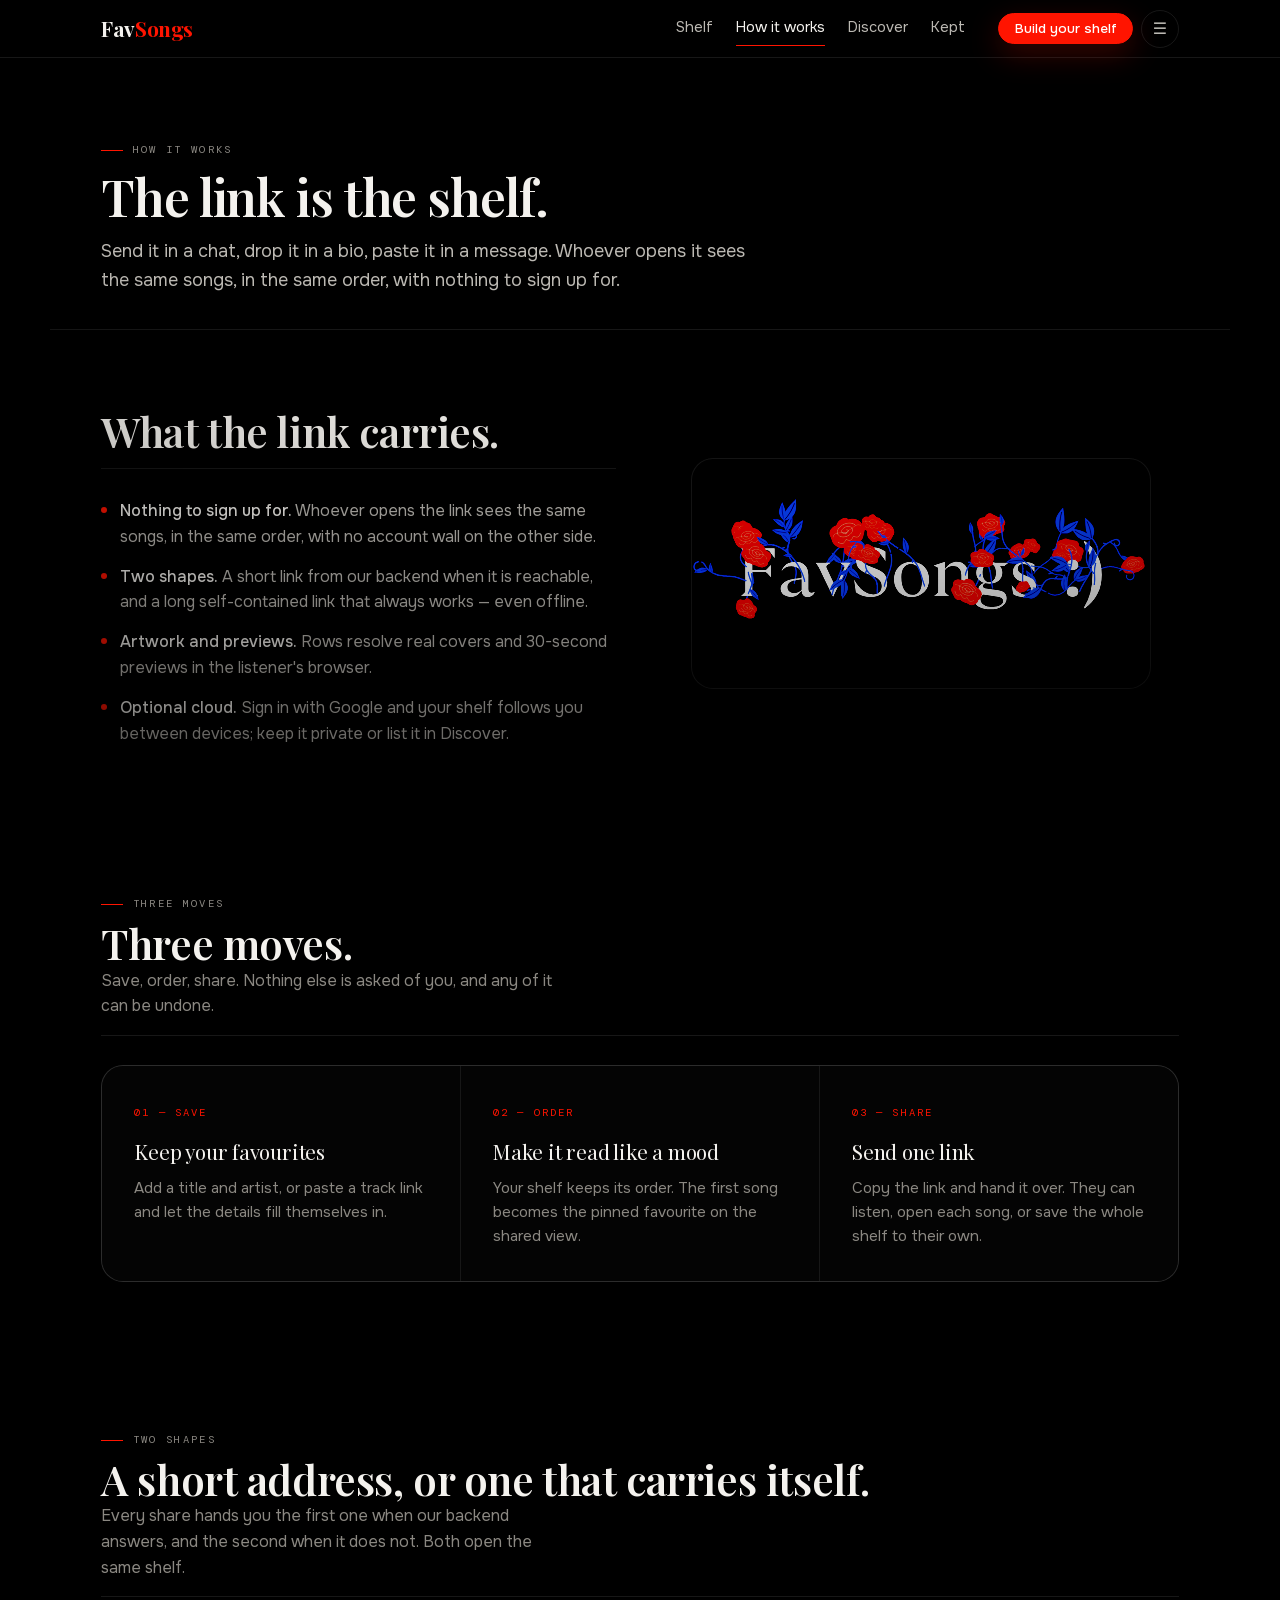
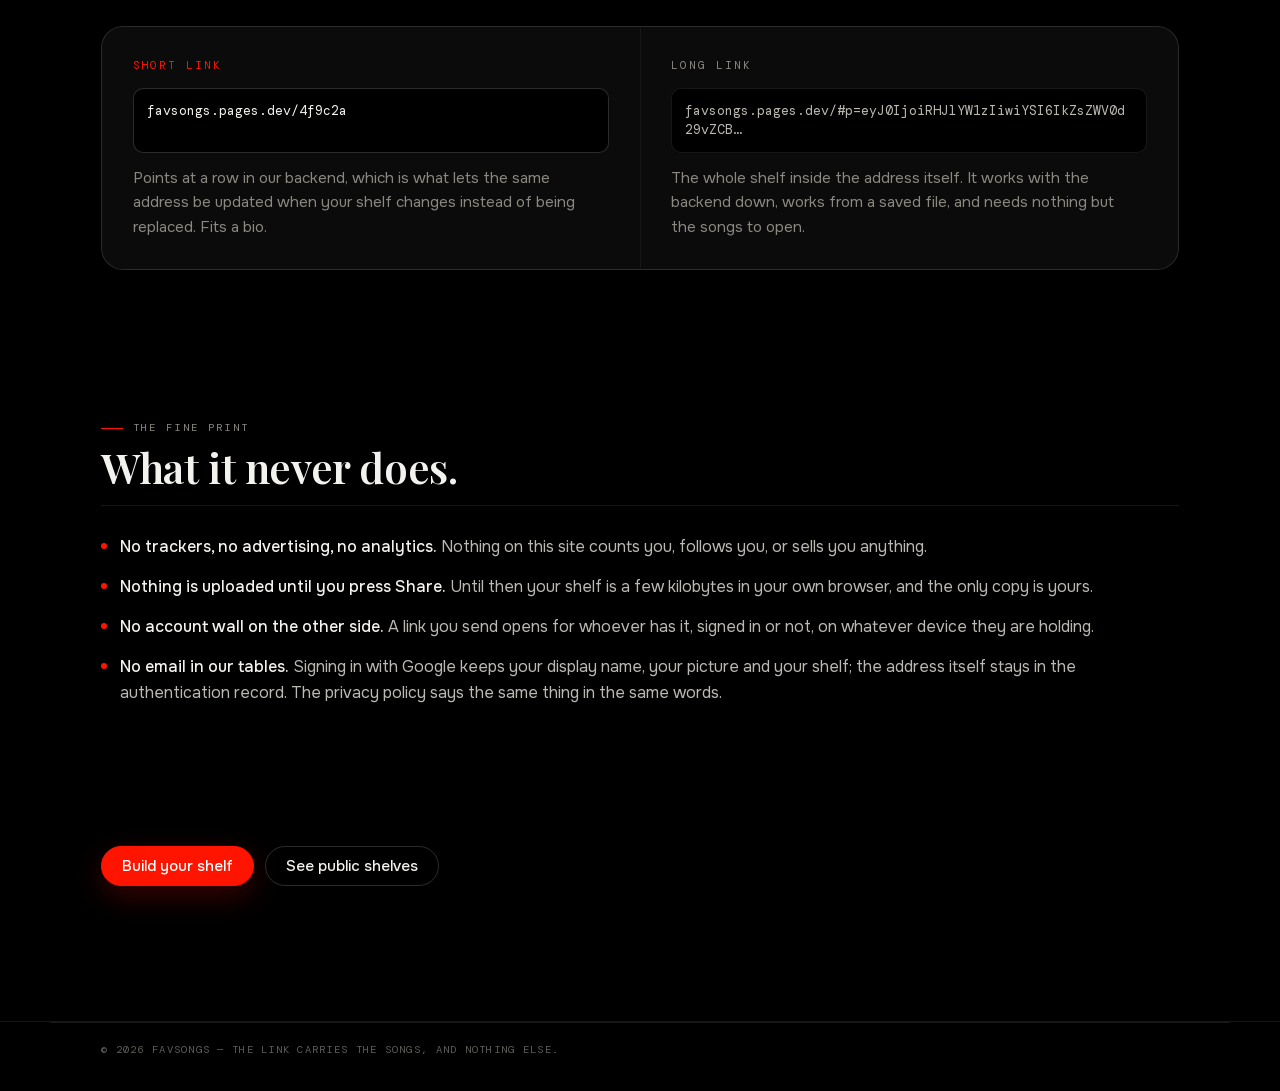
<file: how.html>
<!DOCTYPE html>
<html lang="en" data-theme="dark">
<head>
<meta charset="utf-8" />
<meta name="viewport" content="width=device-width, initial-scale=1, viewport-fit=cover" />
<title>How it works — FavSongs</title>
<meta name="description" content="What a FavSongs link carries, the two shapes it comes in, the three moves that make a shelf, and what this site never does with your music." />
<link rel="canonical" href="https://favsongs.pages.dev/how" />
<meta property="og:type" content="website" />
<meta property="og:site_name" content="FavSongs" />
<meta property="og:title" content="How it works — FavSongs" />
<meta property="og:description" content="The link is the shelf: what it carries, the two shapes it comes in, and what this site never does with your music." />
<meta property="og:url" content="https://favsongs.pages.dev/how" />
<meta property="og:image" content="https://favsongs.pages.dev/og-cover.png" />
<meta property="og:image:width" content="1200" />
<meta property="og:image:height" content="630" />
<meta property="og:image:alt" content="FavSongs — keep the songs you love, share them as one link" />
<meta name="twitter:card" content="summary_large_image" />
<meta name="twitter:title" content="How it works — FavSongs" />
<meta name="twitter:description" content="The link is the shelf: what it carries, the two shapes it comes in, and what this site never does with your music." />
<meta name="twitter:image" content="https://favsongs.pages.dev/og-cover.png" />
<link rel="icon" href="icon.svg" type="image/svg+xml" />
<link rel="stylesheet" href="fonts.css" />
<link rel="stylesheet" href="styles.css" />
</head>
<body class="how-page">
<a class="skip-link" href="#main">Skip to content</a>

<header class="top">
  <div class="top-inner">
    <a class="brand" href="index.html" aria-label="FavSongs home">Fav<em>Songs</em></a>
    <nav class="nav" aria-label="Primary">
      <a href="index.html#shelf">Shelf</a>
      <a href="how.html" aria-current="page">How it works</a>
      <a href="discover.html">Discover</a>
      <a href="saved.html">Kept</a>
    </nav>
    <div class="top-spot">
      <span id="authArea"></span>
      <a class="btn btn-primary btn-sm top-cta" href="index.html#shelf">Build your shelf</a>
      <button class="icon-btn" id="menuOpen" type="button" aria-label="Open menu" aria-expanded="false" aria-controls="mobileNav">☰</button>
    </div>
  </div>
</header>

<div id="mobileNav" aria-label="Menu">
  <div class="sheet-head">
    <span class="kicker is-plain">menu</span>
    <button class="icon-btn" id="menuClose" type="button" aria-label="Close menu">✕</button>
  </div>
  <a href="index.html#shelf">Shelf</a>
  <a href="how.html" aria-current="page">How it works</a>
  <a href="discover.html">Discover</a>
  <a href="saved.html">Kept</a>
  <a href="song.html?t=Ghost&amp;a=Justin%20Bieber">A sample song</a>
  <a href="legal.html">Legal</a>
</div>
<div id="mobileBackdrop"></div>

<main id="main">
  <header class="page-head">
    <p class="kicker">how it works</p>
    <h1 class="display" id="howTitle">The link is the shelf.</h1>
    <p class="lede">Send it in a chat, drop it in a bio, paste it in a message. Whoever opens it sees the same songs, in the same order, with nothing to sign up for.</p>
  </header>

  <!-- ------------------------------------------------------- what it carries -->
  <section class="sec" aria-labelledby="carryHeading">
    <div class="link-split">
      <div class="reveal">
        <div class="sec-head">
          <div>
            <h2 id="carryHeading">What the link carries.</h2>
          </div>
        </div>
        <ul class="link-points">
          <li><span class="dot" aria-hidden="true"></span><span><b>Nothing to sign up for.</b> Whoever opens the link sees the same songs, in the same order, with no account wall on the other side.</span></li>
          <li><span class="dot" aria-hidden="true"></span><span><b>Two shapes.</b> A short link from our backend when it is reachable, and a long self-contained link that always works — even offline.</span></li>
          <li><span class="dot" aria-hidden="true"></span><span><b>Artwork and previews.</b> Rows resolve real covers and 30-second previews in the listener's browser.</span></li>
          <li><span class="dot" aria-hidden="true"></span><span><b>Optional cloud.</b> Sign in with Google and your shelf follows you between devices; keep it private or list it in Discover.</span></li>
        </ul>
      </div>

      <figure class="signature reveal">
        <!-- metadata only: the loop is already cached by the home page's hero, and
             having data ready lets this one join the clock instantly -->
        <video class="loop" id="loopVideo" src="loop.mp4" poster="wordmark.svg" muted loop playsinline preload="metadata" aria-label="The FavSongs shelf mark, blooming"></video>
      </figure>
    </div>
  </section>

  <!-- ---------------------------------------------------------- three moves -->
  <section class="sec" aria-labelledby="movesHeading">
    <div class="sec-head">
      <div>
        <p class="kicker">three moves</p>
        <h2 id="movesHeading">Three moves.</h2>
        <p>Save, order, share. Nothing else is asked of you, and any of it can be undone.</p>
      </div>
    </div>
    <div class="steps reveal">
      <div class="step">
        <span class="step-num">01 — save</span>
        <h3>Keep your favourites</h3>
        <p>Add a title and artist, or paste a track link and let the details fill themselves in.</p>
      </div>
      <div class="step">
        <span class="step-num">02 — order</span>
        <h3>Make it read like a mood</h3>
        <p>Your shelf keeps its order. The first song becomes the pinned favourite on the shared view.</p>
      </div>
      <div class="step">
        <span class="step-num">03 — share</span>
        <h3>Send one link</h3>
        <p>Copy the link and hand it over. They can listen, open each song, or save the whole shelf to their own.</p>
      </div>
    </div>
  </section>

  <!-- ---------------------------------------------------------- two shapes -->
  <section class="sec" aria-labelledby="shapesHeading">
    <div class="sec-head">
      <div>
        <p class="kicker">two shapes</p>
        <h2 id="shapesHeading">A short address, or one that carries itself.</h2>
        <p>Every share hands you the first one when our backend answers, and the second when it does not. Both open the same shelf.</p>
      </div>
    </div>
    <div class="shapes reveal">
      <div class="shape is-short">
        <span class="mini">short link</span>
        <code>favsongs.pages.dev/4f9c2a</code>
        <p>Points at a row in our backend, which is what lets the same address be updated when your shelf changes instead of being replaced. Fits a bio.</p>
      </div>
      <div class="shape">
        <span class="mini">long link</span>
        <code>favsongs.pages.dev/#p=eyJ0IjoiRHJlYW1zIiwiYSI6IkZsZWV0d29vZCB…</code>
        <p>The whole shelf inside the address itself. It works with the backend down, works from a saved file, and needs nothing but the songs to open.</p>
      </div>
    </div>
  </section>

  <!-- -------------------------------------------------------- what it never -->
  <section class="sec" aria-labelledby="neverHeading">
    <div class="sec-head">
      <div>
        <p class="kicker">the fine print</p>
        <h2 id="neverHeading">What it never does.</h2>
      </div>
    </div>
    <ul class="link-points reveal">
      <li><span class="dot" aria-hidden="true"></span><span><b>No trackers, no advertising, no analytics.</b> Nothing on this site counts you, follows you, or sells you anything.</span></li>
      <li><span class="dot" aria-hidden="true"></span><span><b>Nothing is uploaded until you press Share.</b> Until then your shelf is a few kilobytes in your own browser, and the only copy is yours.</span></li>
      <li><span class="dot" aria-hidden="true"></span><span><b>No account wall on the other side.</b> A link you send opens for whoever has it, signed in or not, on whatever device they are holding.</span></li>
      <li><span class="dot" aria-hidden="true"></span><span><b>No email in our tables.</b> Signing in with Google keeps your display name, your picture and your shelf; the address itself stays in the authentication record. The <a href="legal.html#privacy">privacy policy</a> says the same thing in the same words.</span></li>
    </ul>
  </section>

  <section class="sec">
    <div class="actions reveal">
      <a class="btn btn-primary" href="index.html#shelf">Build your shelf</a>
      <a class="btn" href="discover.html">See public shelves</a>
    </div>
  </section>
</main>

<footer class="foot">
  <p class="foot-copy">© <span data-year>2026</span> FavSongs — the link carries the songs, and nothing else.</p>
</footer>

<script src="site.js"></script>
</body>
</html>
</file>
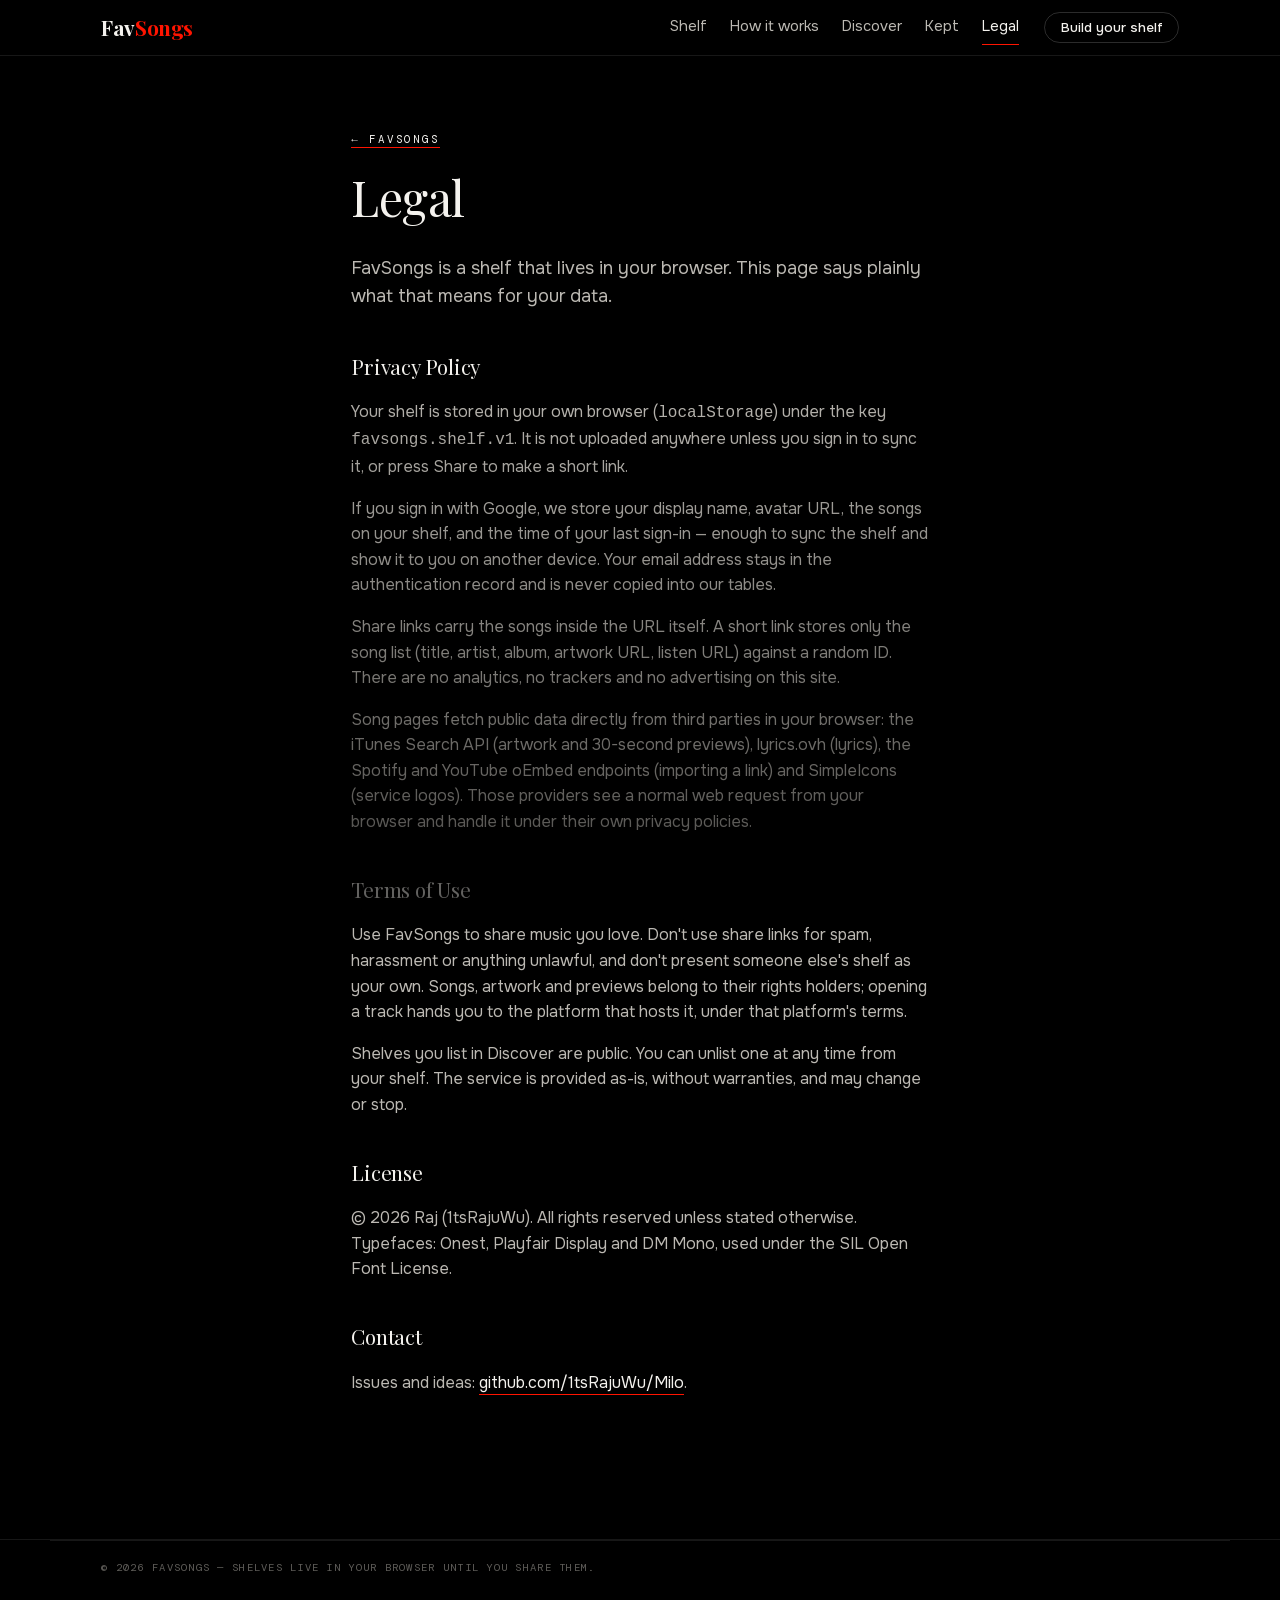
<file: legal.html>
<!DOCTYPE html>
<html lang="en" data-theme="dark">
<head>
<meta charset="utf-8" />
<meta name="viewport" content="width=device-width, initial-scale=1, viewport-fit=cover" />
<title>Legal — FavSongs</title>
<meta name="description" content="FavSongs privacy policy, terms of use, license and contact details." />
<link rel="canonical" href="https://favsongs.pages.dev/legal.html" />
<link rel="icon" href="icon.svg" type="image/svg+xml" />
<link rel="stylesheet" href="fonts.css" />
<link rel="stylesheet" href="styles.css" />
</head>
<body>
<a class="skip-link" href="#main">Skip to content</a>

<header class="top">
  <div class="top-inner">
    <a class="brand" href="index.html" aria-label="FavSongs home">Fav<em>Songs</em></a>
    <nav class="nav" aria-label="Primary">
      <a href="index.html#shelf">Shelf</a>
      <a href="how.html">How it works</a>
      <a href="discover.html">Discover</a>
      <a href="saved.html">Kept</a>
      <a href="legal.html" aria-current="page">Legal</a>
    </nav>
    <div class="top-spot">
      <a class="btn btn-sm top-cta" href="index.html#shelf">Build your shelf</a>
    </div>
  </div>
</header>

<main id="main" class="prose">
  <p class="back"><a href="index.html">← FavSongs</a></p>
  <h1>Legal</h1>
  <p class="lede">FavSongs is a shelf that lives in your browser. This page says plainly what that means for your data.</p>

  <h2 id="privacy">Privacy Policy</h2>
  <p>Your shelf is stored in your own browser (<code>localStorage</code>) under the key <code>favsongs.shelf.v1</code>. It is not uploaded anywhere unless you sign in to sync it, or press Share to make a short link.</p>
  <p>If you sign in with Google, we store your display name, avatar URL, the songs on your shelf, and the time of your last sign-in — enough to sync the shelf and show it to you on another device. Your email address stays in the authentication record and is never copied into our tables.</p>
  <p>Share links carry the songs inside the URL itself. A short link stores only the song list (title, artist, album, artwork URL, listen URL) against a random ID. There are no analytics, no trackers and no advertising on this site.</p>
  <p>Song pages fetch public data directly from third parties in your browser: the iTunes Search API (artwork and 30-second previews), lyrics.ovh (lyrics), the Spotify and YouTube oEmbed endpoints (importing a link) and SimpleIcons (service logos). Those providers see a normal web request from your browser and handle it under their own privacy policies.</p>

  <h2 id="terms">Terms of Use</h2>
  <p>Use FavSongs to share music you love. Don't use share links for spam, harassment or anything unlawful, and don't present someone else's shelf as your own. Songs, artwork and previews belong to their rights holders; opening a track hands you to the platform that hosts it, under that platform's terms.</p>
  <p>Shelves you list in Discover are public. You can unlist one at any time from your shelf. The service is provided as-is, without warranties, and may change or stop.</p>

  <h2 id="license">License</h2>
  <p>© 2026 Raj (1tsRajuWu). All rights reserved unless stated otherwise. Typefaces: Onest, Playfair Display and DM Mono, used under the SIL Open Font License.</p>

  <h2 id="contact">Contact</h2>
  <p>Issues and ideas: <a href="https://github.com/1tsRajuWu/Milo">github.com/1tsRajuWu/Milo</a>.</p>
</main>

<footer class="foot">
  <p class="foot-copy">© <span data-year>2026</span> FavSongs — shelves live in your browser until you share them.</p>
</footer>

<script src="site.js"></script>
</body>
</html>
</file>
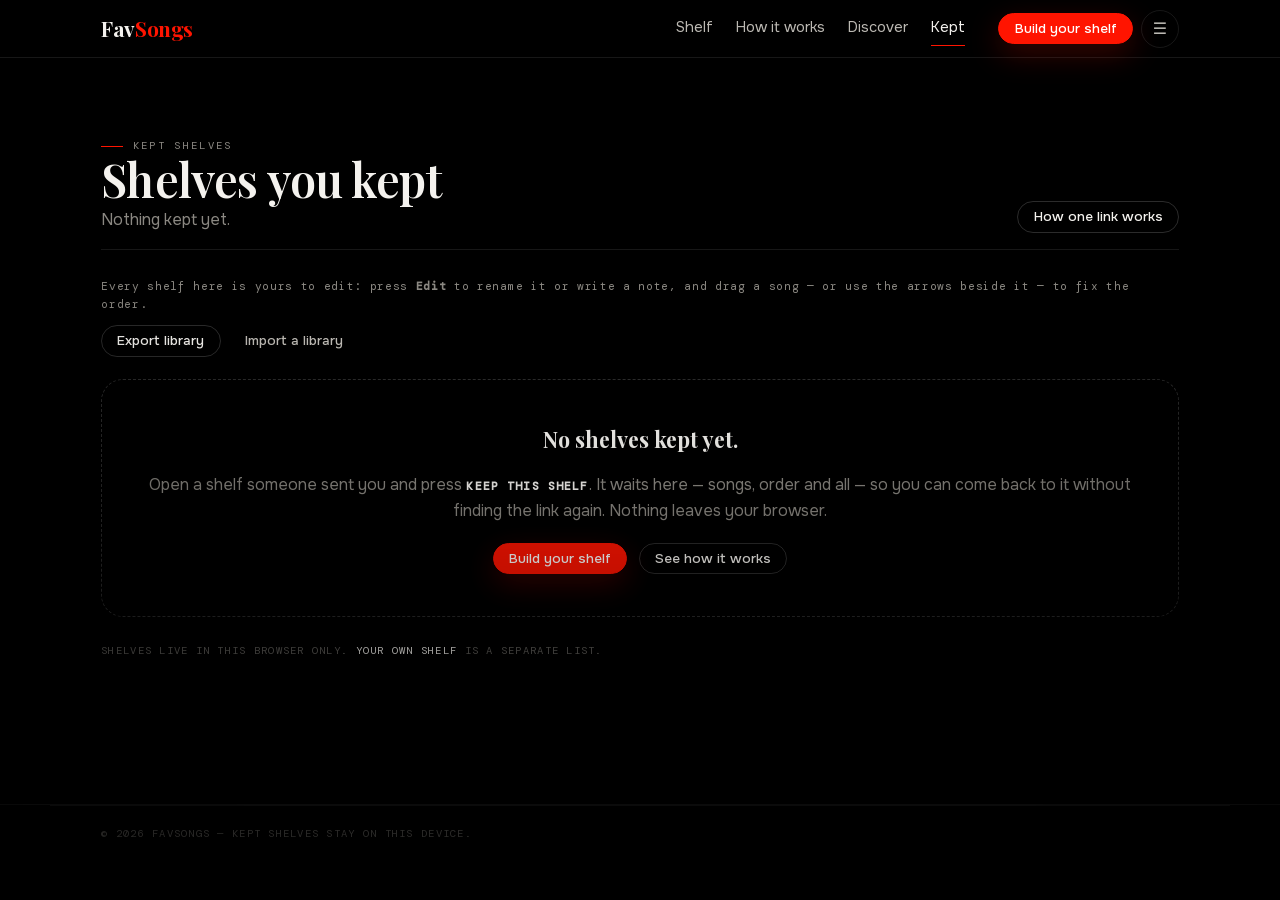
<file: saved.html>
<!DOCTYPE html>
<html lang="en" data-theme="dark">
<head>
<meta charset="utf-8" />
<meta name="viewport" content="width=device-width, initial-scale=1, viewport-fit=cover" />
<title>Kept shelves — FavSongs</title>
<meta name="description" content="Every shelf you kept from a shared link, in one place: reopen it, add its songs to your own shelf, or let it go." />
<link rel="canonical" href="https://favsongs.pages.dev/saved" />
<meta property="og:type" content="website" />
<meta property="og:site_name" content="FavSongs" />
<meta property="og:title" content="Kept shelves — FavSongs" />
<meta property="og:description" content="Every shelf you kept from a shared link, in one place." />
<meta property="og:url" content="https://favsongs.pages.dev/saved" />
<meta property="og:image" content="https://favsongs.pages.dev/og-cover.png" />
<meta property="og:image:width" content="1200" />
<meta property="og:image:height" content="630" />
<meta property="og:image:alt" content="FavSongs — keep the songs you love, share them as one link" />
<meta name="twitter:card" content="summary_large_image" />
<meta name="twitter:title" content="Kept shelves — FavSongs" />
<meta name="twitter:description" content="Every shelf you kept from a shared link, in one place." />
<meta name="twitter:image" content="https://favsongs.pages.dev/og-cover.png" />
<meta name="robots" content="noindex" />
<link rel="icon" href="icon.svg" type="image/svg+xml" />
<link rel="stylesheet" href="fonts.css" />
<link rel="stylesheet" href="styles.css" />
</head>
<body class="kept-page">
<a class="skip-link" href="#main">Skip to content</a>

<header class="top">
  <div class="top-inner">
    <a class="brand" href="index.html" aria-label="FavSongs home">Fav<em>Songs</em></a>
    <nav class="nav" aria-label="Primary">
      <a href="index.html#shelf">Shelf</a>
      <a href="how.html">How it works</a>
      <a href="discover.html">Discover</a>
      <a href="saved.html" aria-current="page">Kept</a>
    </nav>
    <div class="top-spot">
      <span id="authArea"></span>
      <a class="btn btn-primary btn-sm top-cta" href="index.html#shelf">Build your shelf</a>
      <button class="icon-btn" id="menuOpen" type="button" aria-label="Open menu" aria-expanded="false" aria-controls="mobileNav">☰</button>
    </div>
  </div>
</header>

<div id="mobileNav" aria-label="Menu">
  <div class="sheet-head">
    <span class="kicker is-plain">menu</span>
    <button class="icon-btn" id="menuClose" type="button" aria-label="Close menu">✕</button>
  </div>
  <a href="index.html#shelf">Shelf</a>
  <a href="how.html">How it works</a>
  <a href="discover.html">Discover</a>
  <a href="saved.html" aria-current="page">Kept</a>
  <a href="song.html?t=Ghost&amp;a=Justin%20Bieber">A sample song</a>
  <a href="legal.html">Legal</a>
</div>
<div id="mobileBackdrop"></div>

<main id="main" class="sec">
  <div class="sec-head">
    <div>
      <p class="kicker">kept shelves</p>
      <h1 class="display-sm" id="keptHeading">Shelves you kept</h1>
      <p id="keptMeta">Nothing kept yet.</p>
    </div>
    <a class="btn btn-sm" href="how.html">How one link works</a>
  </div>

  <p class="share-note">Every shelf here is yours to edit: press <b>Edit</b> to rename it or write a note, and drag a song — or use the arrows beside it — to fix the order.</p>

  <p class="share-note" id="keptNote" hidden aria-live="polite"></p>

  <!-- This page is where the library lives, so this is where it can leave the
       browser and come back: one file, owned by the reader. -->
  <div class="kept-tools">
    <button class="btn btn-sm" id="exportBtn" type="button">Export library</button>
    <button class="btn btn-sm btn-ghost" id="importBtn" type="button">Import a library</button>
    <input id="importFile" type="file" accept="application/json,.json" hidden />
  </div>

  <!-- First run: what keeping a shelf actually does. -->
  <div class="shelf-empty" id="keptEmpty">
    <b>No shelves kept yet.</b>
    <p>Open a shelf someone sent you and press <b class="inline">Keep this shelf</b>. It waits here — songs, order and all — so you can come back to it without finding the link again. Nothing leaves your browser.</p>
    <div class="actions">
      <a class="btn btn-sm btn-primary" href="index.html#shelf">Build your shelf</a>
      <a class="btn btn-sm" href="how.html">See how it works</a>
    </div>
  </div>

  <div id="keptList"></div>

  <p class="made-with" style="margin-top:1.6rem">Shelves live in this browser only. <a href="index.html#shelf" style="color:var(--ink)">Your own shelf</a> is a separate list.</p>
</main>

<footer class="foot">
  <p class="foot-copy">© <span data-year>2026</span> FavSongs — kept shelves stay on this device.</p>
</footer>

<script src="site.js"></script>
<script src="store.js"></script>
<script src="saved.js"></script>
</body>
</html>
</file>
<file: fonts.css>
/* FavSongs type — self-hosted (no third-party font requests, no FOUT flash).
 * Onest: UI + body copy (variable). Playfair Display: the display serif, the same
 * voice as the wordmark. DM Mono: kickers, counts and link metadata. */
@font-face{font-family:'Onest';font-style:normal;font-weight:100 900;font-display:swap;src:url(fonts/onest.woff2) format('woff2');}
@font-face{font-family:'Playfair Display';font-style:normal;font-weight:400 800;font-display:swap;src:url(fonts/playfair.woff2) format('woff2');}
@font-face{font-family:'Playfair Display';font-style:italic;font-weight:400 800;font-display:swap;src:url(fonts/playfair-italic.woff2) format('woff2');}
@font-face{font-family:'DM Mono';font-style:normal;font-weight:400;font-display:swap;src:url(fonts/dmmono-400.woff2) format('woff2');}
@font-face{font-family:'DM Mono';font-style:normal;font-weight:500;font-display:swap;src:url(fonts/dmmono-500.woff2) format('woff2');}
</file>
<file: styles.css>
/* ============================================================================
   FavSongs — one design system.

   The whole site is black paper, off-white ink and a single vermilion accent
   pulled from the shelf mark: white serif letters, red roses, cobalt leaves.
   Red is for doing things (actions, counts, the one italic word in a headline).
   Cobalt appears only inside the mark itself. Nothing else is coloured — no
   green, no amber, no teal, no second theme.

   Type: Onest for interface and body, Playfair Display for display lines and
   numbers, DM Mono for kickers, counts and link metadata. All self-hosted
   (see fonts.css).
   ========================================================================== */

/* ----------------------------------------------------------------- tokens */
:root {
  color-scheme: dark;

  --bg: #000000;
  --bg-raise: #070707;
  --panel: #0b0b0b;
  --panel-2: #111111;
  --panel-3: #161616;

  --ink: #f4f2ee;
  --ink-dim: #bcb9b3;
  --muted: #8b8882;
  --faint: #5f5d59;
  --ink-faint: #5f5d59;

  --red: #ff1400;
  --red-deep: #c00e00;
  --red-soft: #ff5a3c;
  --blue: #3257ff;

  --line: rgba(255, 255, 255, 0.09);
  --line-2: rgba(255, 255, 255, 0.17);

  --rail: clamp(1.05rem, 4vw, 4rem);
  --maxw: 1180px;
  --r-sm: 10px;
  --r: 14px;
  --r-lg: 22px;

  --sans: 'Onest', system-ui, -apple-system, 'Segoe UI', Roboto, Helvetica, Arial, sans-serif;
  --display: 'Playfair Display', Georgia, 'Times New Roman', serif;
  --mono: 'DM Mono', ui-monospace, SFMono-Regular, Menlo, Consolas, monospace;

  --ease: cubic-bezier(0.22, 0.61, 0.36, 1);
  --ease-out: cubic-bezier(0.16, 1, 0.3, 1);
  --shadow: 0 24px 70px rgba(0, 0, 0, 0.6);
}

/* ------------------------------------------------------------------- base */
*, *::before, *::after { box-sizing: border-box; }
html { -webkit-text-size-adjust: 100%; scroll-behavior: smooth; }
@media (prefers-reduced-motion: reduce) { html { scroll-behavior: auto; } }

body {
  margin: 0;
  background: var(--bg);
  color: var(--ink);
  font-family: var(--sans);
  font-weight: 400;
  font-size: 16px;
  line-height: 1.6;
  -webkit-font-smoothing: antialiased;
  -moz-osx-font-smoothing: grayscale;
  overflow-x: hidden;
}
body.is-locked { overflow: hidden; }

/* one soft vignette over everything, so the black has depth */
body::after {
  content: "";
  position: fixed;
  inset: 0;
  pointer-events: none;
  z-index: 95;
  background: radial-gradient(130% 100% at 50% 0%, transparent 42%, rgba(0, 0, 0, 0.6) 100%);
}

img, svg, video { max-width: 100%; display: block; }
/* The `hidden` attribute means hidden, everywhere. Component rules below set
   display: grid/flex, which would otherwise win over the browser default and
   leave an empty player shell showing through an empty state. */
[hidden] { display: none !important; }
a { color: inherit; text-decoration: none; }
button { font: inherit; color: inherit; background: none; border: 0; cursor: pointer; }
input, textarea, select { font: inherit; color: inherit; }
::selection { background: var(--red); color: #fff; }
h1, h2, h3, h4 { margin: 0; font-weight: 400; letter-spacing: -0.01em; }
hr { border: 0; border-top: 1px solid var(--line); margin: 0; }

:focus-visible { outline: 2px solid var(--red); outline-offset: 3px; border-radius: 4px; }

.skip-link {
  position: absolute; left: 50%; top: 0; transform: translate(-50%, -140%);
  background: var(--red); color: #fff; padding: 0.5rem 1rem;
  border-radius: 0 0 var(--r-sm) var(--r-sm); z-index: 120; font-size: 0.85rem;
}
.skip-link:focus { transform: translate(-50%, 0); }

.sr-only {
  position: absolute; width: 1px; height: 1px; padding: 0; margin: -1px;
  overflow: hidden; clip: rect(0, 0, 0, 0); white-space: nowrap; border: 0;
}
.wrap { max-width: var(--maxw); margin: 0 auto; padding: 0 var(--rail); }
.muted { color: var(--muted); }
.hair { border-top: 1px solid var(--line); }

/* ------------------------------------------------------------- typography */
.kicker {
  display: inline-flex; align-items: center; gap: 0.6rem;
  font-family: var(--mono); font-size: 0.66rem; font-weight: 400;
  letter-spacing: 0.22em; text-transform: uppercase; color: var(--muted);
}
.kicker::before { content: ""; width: 22px; height: 1px; background: var(--red); }
.kicker.is-plain::before { display: none; }

.display {
  font-family: var(--display); font-weight: 600;
  font-size: clamp(2.3rem, 6vw, 4.5rem);
  line-height: 1.03; letter-spacing: -0.022em;
}
.display em { font-style: italic; color: var(--red); }
.display-sm { font-family: var(--display); font-weight: 600; font-size: clamp(1.7rem, 4.2vw, 2.9rem); line-height: 1.06; letter-spacing: -0.018em; }
.lede { color: var(--ink-dim); font-size: clamp(1rem, 1.6vw, 1.12rem); max-width: 56ch; }
.mini { font-family: var(--mono); font-size: 0.68rem; letter-spacing: 0.18em; text-transform: uppercase; color: var(--muted); }

/* --------------------------------------------------------------- buttons */
.btn {
  display: inline-flex; align-items: center; justify-content: center; gap: 0.5rem;
  padding: 0.72rem 1.25rem; border-radius: 999px;
  border: 1px solid var(--line-2); background: transparent; color: var(--ink);
  font-size: 0.94rem; font-weight: 500; line-height: 1; cursor: pointer;
  transition: border-color 0.25s var(--ease), background 0.25s var(--ease), color 0.25s var(--ease), transform 0.25s var(--ease);
  white-space: nowrap;
}
.btn:hover { border-color: var(--ink); transform: translateY(-1px); }
.btn-primary {
  background: var(--red); border-color: var(--red); color: #fff;
  box-shadow: 0 10px 30px rgba(255, 20, 0, 0.22);
}
.btn-primary:hover { background: var(--red-soft); border-color: var(--red-soft); color: #fff; }
.btn-sm { padding: 0.5rem 0.95rem; font-size: 0.85rem; }
.btn-ghost { border-color: transparent; color: var(--ink-dim); }
.btn-ghost:hover { border-color: var(--line-2); color: var(--ink); }
/* A button mid-action (making a link) reads as busy, not as broken. */
.btn:disabled { opacity: 0.55; cursor: progress; transform: none; }
.actions { display: flex; flex-wrap: wrap; gap: 0.7rem; align-items: center; }
.fav-hint { font-family: var(--mono); font-size: 0.68rem; letter-spacing: 0.14em; text-transform: uppercase; color: var(--faint); }

/* ---------------------------------------------------------------- header */
.top {
  position: sticky; top: 0; z-index: 40;
  background: rgba(0, 0, 0, 0.78);
  -webkit-backdrop-filter: blur(16px); backdrop-filter: blur(16px);
  border-bottom: 1px solid var(--line);
}
.top-inner {
  display: flex; align-items: center; gap: clamp(0.7rem, 2vw, 1.8rem);
  max-width: var(--maxw); margin: 0 auto; padding: 0.6rem var(--rail);
}
.brand {
  font-family: var(--display); font-weight: 700; font-size: 1.3rem;
  letter-spacing: -0.02em; white-space: nowrap; line-height: 1;
}
.brand em { font-style: normal; color: var(--red); }
.nav { display: none; align-items: center; gap: clamp(0.7rem, 1.8vw, 1.6rem); }
@media (min-width: 900px) { .nav { display: flex; margin-left: auto; } }
.nav a {
  font-size: 0.92rem; color: var(--ink-dim); padding: 0.35rem 0;
  border-bottom: 1px solid transparent; transition: color 0.2s var(--ease), border-color 0.2s var(--ease);
}
.nav a:hover { color: var(--ink); border-color: var(--line-2); }
.nav a[aria-current="page"] { color: var(--ink); border-color: var(--red); }
.top-spot { display: flex; align-items: center; gap: 0.5rem; margin-left: auto; }
@media (min-width: 900px) { .top-spot { margin-left: 0; } }
.icon-btn {
  width: 38px; height: 38px; border-radius: 999px; border: 1px solid var(--line);
  display: inline-flex; align-items: center; justify-content: center; color: var(--ink-dim);
}
.icon-btn:hover { border-color: var(--line-2); color: var(--ink); }
.top-cta { display: none; }
@media (min-width: 620px) { .top-cta { display: inline-flex; } }

/* mobile sheet */
#mobileNav {
  position: fixed; inset: 0 0 0 auto; width: min(84vw, 360px); z-index: 70;
  background: var(--bg); border-left: 1px solid var(--line);
  transform: translateX(101%); transition: transform 0.35s var(--ease);
  display: flex; flex-direction: column; padding: 1.1rem var(--rail) 2rem; gap: 0.2rem;
}
#mobileNav.is-open { transform: none; }
#mobileNav a { font-family: var(--display); font-size: 1.6rem; padding: 0.55rem 0; border-bottom: 1px solid var(--line); }
#mobileNav .sheet-head { display: flex; justify-content: space-between; align-items: center; margin-bottom: 1rem; }
#mobileBackdrop {
  position: fixed; inset: 0; z-index: 60; background: rgba(0, 0, 0, 0.72);
  opacity: 0; pointer-events: none; transition: opacity 0.3s var(--ease);
}
#mobileNav.is-open + #mobileBackdrop { opacity: 1; pointer-events: auto; }

/* ------------------------------------------------------------------ hero */
.hero { position: relative; padding: clamp(1.5rem, 3.4vw, 2.8rem) var(--rail) clamp(1.2rem, 2.6vw, 2rem); overflow: clip; }
.hero::before {
  content: ""; position: absolute; inset: -30% -10% auto; height: 80%; pointer-events: none;
  background: radial-gradient(58% 60% at 50% 34%, rgba(255, 20, 0, 0.12), transparent 72%);
}
.hero-grid {
  position: relative; display: grid; gap: clamp(1.6rem, 4vw, 3.2rem);
  max-width: var(--maxw); margin: 0 auto; align-items: center;
}
@media (min-width: 980px) {
  /* Both columns start at the top: the promise reads first, the shelf beside it,
     and nothing floats in the middle of the empty half. */
  .hero-grid { grid-template-columns: minmax(0, 1.02fr) minmax(0, 0.98fr); align-items: start; }
}
/* The hero is one screen: a short headline that reads in two or three lines,
   one paragraph, two buttons — and nothing below them. */
.hero-copy { max-width: 60ch; }
.hero h1 { margin: 0.6rem 0 0.9rem; }
.hero .display { font-size: clamp(2rem, 4.2vw, 3.4rem); max-width: 20ch; }
.hero .lede { max-width: 42ch; }
.hero .actions { margin-top: 1.4rem; }

/* Under the hero: the reassurance and the import strip, out of the first screen. */
.hero-foot {
  display: flex; align-items: center; justify-content: space-between; gap: 1rem 2rem;
  flex-wrap: wrap; max-width: var(--maxw); margin: 0 auto;
  padding: 0 var(--rail) clamp(1.4rem, 3vw, 2.2rem);
}
.hero-note { margin: 0; font-size: 0.9rem; color: var(--muted); }
.hero-foot .platforms { margin-top: 0; }

.platforms { display: flex; align-items: center; gap: 0.85rem; flex-wrap: wrap; margin-top: 2rem; }
.platforms img { width: 20px; height: 20px; opacity: 0.62; transition: opacity 0.25s var(--ease); }
.platforms img:hover { opacity: 1; }
.platforms span { font-family: var(--mono); font-size: 0.64rem; letter-spacing: 0.2em; text-transform: uppercase; color: var(--faint); }

/* the shelf mark: the loop, cropped to its ink and used as a band */
.mark {
  margin: 0 auto 1.4rem; position: relative;
  max-width: min(720px, 84vw); aspect-ratio: 1470 / 500; overflow: hidden;
}
.mark video {
  width: 100%; height: 100%; object-fit: cover; object-position: center 40%; display: block;
  /* the loop's plate is #101010 rather than black: crush it, then screen the
     mark onto the page so the band has no edges — only ink on the black. */
  filter: contrast(1.5) saturate(1.04);
  mix-blend-mode: screen;
}
.mark::after {
  content: ""; position: absolute; inset: 0; pointer-events: none;
  background: linear-gradient(180deg, transparent 78%, var(--bg) 100%);
}

/* share preview: the real playlist components, dressed for the hero */
.preview {
  border: 1px solid var(--line); border-radius: var(--r-lg);
  background: linear-gradient(180deg, #0c0c0c, #050505);
  padding: clamp(0.8rem, 2vw, 1.2rem); box-shadow: var(--shadow);
}
.preview .preview-top { display: flex; align-items: center; justify-content: space-between; gap: 1rem; margin-bottom: 0.8rem; }
.preview .preview-note { font-family: var(--mono); font-size: 0.63rem; letter-spacing: 0.18em; text-transform: uppercase; color: var(--faint); }

/* ------------------------------------------------------------- sections */
.sec { max-width: var(--maxw); margin: 0 auto; padding: clamp(2.4rem, 6vw, 4.4rem) var(--rail); }
.sec-head {
  display: flex; align-items: flex-end; justify-content: space-between;
  gap: 1rem; flex-wrap: wrap; padding-bottom: 1rem; margin-bottom: clamp(1.1rem, 3vw, 1.8rem);
  border-bottom: 1px solid var(--line);
}
.sec-head h2 { font-family: var(--display); font-weight: 600; font-size: clamp(1.6rem, 4vw, 2.6rem); line-height: 1.05; margin-top: 0.5rem; }
.sec-head p { color: var(--muted); margin: 0.2rem 0 0; max-width: 46ch; }
.sec-body { display: grid; gap: clamp(1rem, 3vw, 2rem); }

/* ------------------------------------------------------------- page heads */
/* An inner page opens with one display sentence rather than a hero: the header
   is 62px tall, so the first thing read is the page's own promise and the
   content starts directly under it. */
.page-head {
  max-width: var(--maxw); margin: 0 auto;
  padding: clamp(2.2rem, 7vw, 4.6rem) var(--rail) clamp(1.4rem, 3.4vw, 2.2rem);
  border-bottom: 1px solid var(--line);
}
.page-head .display { font-size: clamp(1.9rem, 4.6vw, 3.2rem); max-width: 22ch; }
.page-head .lede { margin: 0.9rem 0 0; }
.page-head .toggles { margin-top: 1.2rem; }

/* ------------------------------------------------------- where next (home) */
/* One row of doors, a hairline above each: the shelf is the product, and the
   pages that explain or list it are destinations, not another scroll. */
.doors { display: grid; border-top: 1px solid var(--line); }
@media (min-width: 820px) { .doors { grid-template-columns: repeat(3, minmax(0, 1fr)); } }
.door {
  display: grid; gap: 0.45rem; align-content: start;
  padding: 1.4rem 0 1.5rem; border-bottom: 1px solid var(--line);
}
@media (min-width: 820px) {
  .door {
    padding: 1.6rem clamp(1rem, 2.4vw, 1.8rem) 1.8rem;
    border-bottom: 0; border-left: 1px solid var(--line);
  }
  .door:first-child { border-left: 0; padding-left: 0; }
}
.door .mini { color: var(--red); }
.door b {
  font-family: var(--display); font-weight: 600;
  font-size: clamp(1.25rem, 2.2vw, 1.5rem); line-height: 1.1;
  transition: color 0.3s var(--ease), transform 0.3s var(--ease);
}
.door p { margin: 0.15rem 0 0; color: var(--muted); font-size: 0.95rem; max-width: 34ch; }
.door-go {
  font-family: var(--mono); font-size: 0.85rem; color: var(--muted);
  transition: transform 0.3s var(--ease), color 0.3s var(--ease);
}
.door:hover b { color: var(--red); }
.door:hover .door-go { color: var(--red); transform: translateX(4px); }
.door:active b { transform: translateY(1px); }

/* -------------------------------------------------- song card (shelf grid) */
.shelf-grid { display: grid; gap: 0.55rem; grid-template-columns: 1fr; }
@media (min-width: 700px) { .shelf-grid { grid-template-columns: 1fr 1fr; } }
@media (min-width: 1080px) { .shelf-grid { grid-template-columns: 1fr 1fr 1fr; } }

.song-card {
  position: relative; display: flex; align-items: center; gap: 0.8rem;
  padding: 0.62rem 0.8rem; border: 1px solid var(--line); border-radius: var(--r);
  background: var(--panel); color: inherit; cursor: pointer; text-align: left; width: 100%;
  transition: border-color 0.22s var(--ease), background 0.22s var(--ease), transform 0.22s var(--ease);
}
.song-card:hover { border-color: var(--line-2); background: var(--panel-2); transform: translateY(-2px); }
.song-card img { width: 52px; height: 52px; flex: none; border-radius: 9px; object-fit: cover; background: var(--panel-3); }
.song-card .t { min-width: 0; display: flex; flex-direction: column; gap: 0.1rem; }
.song-card .t b { font-weight: 500; font-size: 0.98rem; white-space: nowrap; overflow: hidden; text-overflow: ellipsis; }
.song-card .t span { font-size: 0.85rem; color: var(--muted); white-space: nowrap; overflow: hidden; text-overflow: ellipsis; }
.song-card .x {
  margin-left: auto; width: 30px; height: 30px; flex: none; border-radius: 999px;
  color: var(--faint); font-size: 1.1rem; line-height: 1; display: grid; place-items: center;
}
.song-card .x:hover { color: var(--red); background: rgba(255, 20, 0, 0.1); }

.shelf-empty {
  border: 1px dashed var(--line-2); border-radius: var(--r-lg);
  padding: clamp(1.4rem, 4vw, 2.6rem); text-align: center; color: var(--muted);
}
.shelf-empty b { display: block; font-family: var(--display); font-size: 1.35rem; color: var(--ink); margin-bottom: 0.4rem; }
.shelf-empty .actions { justify-content: center; margin-top: 1.2rem; }
/* A song landing on the shelf: one quiet pop, then it belongs there. */
.song-card.pop { animation: card-in 0.45s var(--ease-out) both; }
@keyframes card-in {
  from { opacity: 0; transform: translateY(6px) scale(0.985); }
  to { opacity: 1; transform: none; }
}
/* A button named inside a sentence keeps the sentence's flow. */
.shelf-empty b.inline {
  display: inline; font-family: var(--mono); font-size: 0.72rem; letter-spacing: 0.1em;
  text-transform: uppercase; margin: 0; color: var(--ink);
}

/* ----------------------------------------------------------- shelf panel */
.panel {
  border: 1px solid var(--line); border-radius: var(--r-lg);
  background: linear-gradient(180deg, #0a0a0a, #050505);
  padding: clamp(0.95rem, 2.4vw, 1.5rem);
}
.panel + .panel { margin-top: 0.8rem; }
.fields { display: grid; gap: 0.7rem; grid-template-columns: 1fr; }
@media (min-width: 780px) { .fields { grid-template-columns: 1fr 1fr; } }
.field { display: flex; flex-direction: column; gap: 0.35rem; }
.field label { font-family: var(--mono); font-size: 0.63rem; letter-spacing: 0.18em; text-transform: uppercase; color: var(--faint); }
.field input, .field textarea {
  width: 100%; padding: 0.68rem 0.85rem; border-radius: var(--r-sm);
  border: 1px solid var(--line); background: #000; color: var(--ink);
  transition: border-color 0.2s var(--ease);
}
.field input::placeholder { color: var(--faint); }
.field input:focus, .field textarea:focus { outline: none; border-color: var(--red); }
.fav-row { display: flex; gap: 0.7rem; align-items: center; flex-wrap: wrap; margin-top: 0.9rem; }
.fav-row .grow { flex: 1 1 220px; }
.share-note, .fav-hint, #importHint, #shareHint { font-family: var(--mono); font-size: 0.7rem; letter-spacing: 0.06em; color: var(--muted); }
.cand-row { display: flex; gap: 0.5rem; flex-wrap: wrap; align-items: center; margin-top: 0.6rem; }
.cand-row:empty { display: none; }
.cand {
  padding: 0.45rem 0.85rem; border-radius: 999px; cursor: pointer;
  border: 1px solid var(--line-2); background: var(--panel-2); color: var(--ink-dim);
  font-size: 0.82rem; font-weight: 500;
  transition: border-color 0.25s var(--ease), color 0.25s var(--ease), background 0.25s var(--ease);
}
.cand:hover { border-color: var(--red); color: var(--ink); background: var(--panel-3); }
#importHint, #shareHint { display: block; margin-top: 0.6rem; }

.share-row { display: flex; align-items: center; gap: 0.8rem; flex-wrap: wrap; margin-top: 1rem; }
.share-box { margin-top: 0.9rem; padding: 0.8rem; border: 1px solid var(--line); border-radius: var(--r); background: #000; }
.share-box .share-btns { display: flex; gap: 0.6rem; align-items: center; }
.share-box input {
  width: 100%; font-family: var(--mono); font-size: 0.78rem; padding: 0.6rem 0.7rem;
  border: 1px solid var(--line); border-radius: var(--r-sm); background: #060606; color: var(--ink-dim);
}
.toggles { display: flex; gap: 1.2rem; flex-wrap: wrap; align-items: center; margin-top: 0.8rem; }
.toggles label { display: inline-flex; align-items: center; gap: 0.5rem; font-size: 0.88rem; color: var(--ink-dim); cursor: pointer; }
.toggles input[type="checkbox"] { width: 16px; height: 16px; accent-color: var(--red); }

/* ------------------------------------------------------- playlist / rows */
.playlist-wrap { margin-top: 1.2rem; }
.playlist { border: 1px solid var(--line); border-radius: var(--r-lg); overflow: hidden; background: var(--panel); }
.prow {
  display: grid; grid-template-columns: auto auto minmax(0, 1fr) auto;
  gap: 0.8rem; align-items: center; padding: 0.62rem 0.8rem;
  border-top: 1px solid var(--line); color: inherit;
  transition: background 0.2s var(--ease);
  animation: rowIn 0.5s var(--ease-out) both;
}
.prow:hover { background: var(--panel-2); }
.prow .n { font-family: var(--mono); font-size: 0.68rem; color: var(--faint); }
.prow .thumb img { width: 42px; height: 42px; border-radius: 8px; object-fit: cover; background: var(--panel-3); }
.prow b { display: block; font-weight: 500; font-size: 0.96rem; white-space: nowrap; overflow: hidden; text-overflow: ellipsis; }
.prow span { font-size: 0.84rem; color: var(--muted); white-space: nowrap; overflow: hidden; text-overflow: ellipsis; }
.prow .chev { color: var(--faint); font-size: 1.1rem; }
.svc-dot { width: 20px; height: 20px; opacity: 0.75; }
@keyframes rowIn { from { opacity: 0; transform: translateY(8px); } to { opacity: 1; transform: none; } }

.featured {
  position: relative; display: grid; gap: clamp(0.9rem, 3vw, 1.8rem);
  grid-template-columns: 1fr; align-items: center;
  padding: clamp(1rem, 2.6vw, 1.6rem);
  border: 1px solid var(--line); border-radius: var(--r-lg);
  background: linear-gradient(150deg, var(--ft, rgba(255, 20, 0, 0.14)), #060606 60%);
  transition: border-color 0.25s var(--ease), transform 0.25s var(--ease);
}
.featured:hover { border-color: var(--line-2); }
@media (min-width: 620px) { .featured { grid-template-columns: auto minmax(0, 1fr); } }
.featured img { width: clamp(104px, 22vw, 168px); height: clamp(104px, 22vw, 168px); border-radius: var(--r); object-fit: cover; background: var(--panel-3); box-shadow: 0 18px 50px rgba(0, 0, 0, 0.6); }
.featured-big img { width: clamp(132px, 30vw, 236px); height: clamp(132px, 30vw, 236px); }
.featured-meta { min-width: 0; }
.featured-meta .mini { margin-bottom: 0.5rem; }
.featured h3 { font-family: var(--display); font-weight: 600; font-size: clamp(1.4rem, 3.4vw, 2.1rem); line-height: 1.08; }
.featured-meta p { color: var(--muted); margin: 0.4rem 0 0; }
.go { font-family: var(--mono); font-size: 0.66rem; letter-spacing: 0.2em; text-transform: uppercase; color: var(--ink-dim); display: inline-flex; gap: 0.5rem; align-items: center; margin-top: 0.9rem; }
.mini-play {
  width: 44px; height: 44px; border-radius: 999px; border: 1px solid var(--line-2);
  display: inline-grid; place-items: center; color: var(--ink); background: rgba(0, 0, 0, 0.5);
  margin-top: 0.9rem; margin-left: 0.6rem;
}
.mini-play.on { background: var(--red); border-color: var(--red); color: #fff; }
.mini-play.unavail { opacity: 0.4; }
.eq { display: inline-flex; align-items: flex-end; gap: 3px; height: 14px; }
.eq i { width: 3px; background: var(--red); animation: eq 0.9s ease-in-out infinite; }
.eq i:nth-child(1) { height: 6px; animation-delay: 0s; }
.eq i:nth-child(2) { height: 12px; animation-delay: 0.15s; }
.eq i:nth-child(3) { height: 8px; animation-delay: 0.3s; }
.eq i:nth-child(4) { height: 13px; animation-delay: 0.45s; }
@keyframes eq { 0%, 100% { transform: scaleY(0.5); } 50% { transform: scaleY(1); } }
.pulse { width: 6px; height: 6px; border-radius: 999px; background: var(--red); display: inline-block; animation: pulse 2s var(--ease) infinite; }
@keyframes pulse { 0%, 100% { opacity: 1; transform: scale(1); } 50% { opacity: 0.35; transform: scale(0.8); } }

/* ------------------------------------------------------- shared viewer */
.viewer .sec { padding-top: clamp(1.6rem, 4vw, 2.6rem); }
.viewer #sharedBar {
  display: flex; align-items: center; justify-content: space-between; gap: 1rem; flex-wrap: wrap;
  border: 1px solid var(--line); border-radius: var(--r); background: var(--panel);
  padding: 0.8rem 1rem; margin-bottom: 1.2rem;
}
.viewer #sharedBar .share-actions { display: flex; gap: 0.6rem; flex-wrap: wrap; }
.s-error { text-align: center; padding: clamp(2rem, 8vw, 5rem) 0; }
.s-error h1 { font-family: var(--display); font-size: clamp(1.6rem, 4vw, 2.4rem); }
.s-error p { color: var(--muted); }

/* ------------------------------------------------------------ how it works */
.steps { display: grid; gap: 1px; background: var(--line); border: 1px solid var(--line); border-radius: var(--r-lg); overflow: hidden; }
@media (min-width: 860px) { .steps { grid-template-columns: repeat(3, 1fr); } }
.step { background: #040404; padding: clamp(1.2rem, 3vw, 2rem); }
.step .step-num { font-family: var(--mono); font-size: 0.66rem; letter-spacing: 0.2em; text-transform: uppercase; color: var(--red); }
.step h3 { font-family: var(--display); font-size: 1.3rem; margin: 0.7rem 0 0.5rem; }
.step p { color: var(--muted); margin: 0; font-size: 0.95rem; }

/* ------------------------------------------------------------ link shapes */
/* The short address and the self-contained one, side by side. The short one
   carries the accent: it is the shape most shares come out as. */
.shapes { display: grid; gap: 1px; background: var(--line); border: 1px solid var(--line); border-radius: var(--r-lg); overflow: hidden; }
@media (min-width: 780px) { .shapes { grid-template-columns: repeat(2, minmax(0, 1fr)); } }
.shape { background: var(--panel); padding: clamp(1.2rem, 3vw, 1.9rem); display: grid; gap: 0.8rem; align-content: start; }
.shape code {
  display: block; font-family: var(--mono); line-height: 1.5; overflow-wrap: anywhere;
  font-size: clamp(0.72rem, 1.5vw, 0.82rem); color: var(--ink-dim);
  background: #000; border: 1px solid var(--line); border-radius: var(--r-sm);
  padding: 0.75rem 0.85rem;
  /* two lines' worth, so the paragraph under both addresses starts on the
     same line no matter how the address wraps */
  min-height: 4.1rem;
}
.shape p { margin: 0; color: var(--muted); font-size: 0.95rem; max-width: 46ch; }
.shape.is-short .mini { color: var(--red); }
.shape.is-short code { color: var(--ink); border-color: var(--line-2); }

/* ------------------------------------------------------------- one link */
.link-split { display: grid; gap: clamp(1.4rem, 4vw, 3rem); align-items: center; }
@media (min-width: 940px) { .link-split { grid-template-columns: minmax(0, 1fr) minmax(0, 1fr); } }
.signature {
  border: 1px solid var(--line); border-radius: var(--r-lg); overflow: hidden; background: #000;
  max-width: 460px; margin: 0 auto;
}
.signature video {
  width: 100%; aspect-ratio: 2 / 1; object-fit: cover; display: block;
  /* the loop's plate is #101010 rather than black: crush it and screen it in */
  filter: contrast(1.5) saturate(1.04);
  mix-blend-mode: screen;
  -webkit-mask-image: radial-gradient(82% 120% at 50% 50%, #000 62%, transparent 100%);
  mask-image: radial-gradient(82% 120% at 50% 50%, #000 62%, transparent 100%);
}
.link-points { display: grid; gap: 0.9rem; margin: 1.4rem 0 0; padding: 0; list-style: none; }
.link-points li { display: flex; gap: 0.8rem; align-items: flex-start; color: var(--ink-dim); }
.link-points li b { color: var(--ink); font-weight: 500; }
.link-points .dot { flex: none; width: 6px; height: 6px; margin-top: 0.55rem; border-radius: 999px; background: var(--red); }

/* ----------------------------------------------------------- discover */
.discover-grid { display: grid; gap: 0.6rem; grid-template-columns: 1fr; }
@media (min-width: 700px) { .discover-grid { grid-template-columns: 1fr 1fr; } }

/* --------------------------------------------------------------- footer */
.foot { border-top: 1px solid var(--line); margin-top: clamp(2rem, 6vw, 4rem); }
.foot-inner { max-width: var(--maxw); margin: 0 auto; padding: clamp(1.8rem, 4vw, 3rem) var(--rail) 1.4rem; }
.foot-grid { display: grid; gap: 1.6rem; grid-template-columns: 1fr; }
@media (min-width: 760px) { .foot-grid { grid-template-columns: minmax(0, 1.4fr) repeat(2, minmax(0, 0.8fr)); } }
.foot-grid b { display: block; font-weight: 500; margin-bottom: 0.7rem; }
.foot-grid p { color: var(--muted); margin: 0; font-size: 0.92rem; max-width: 40ch; }
.foot-grid nav { display: flex; flex-direction: column; gap: 0.45rem; }
.foot-grid nav a { color: var(--ink-dim); font-size: 0.92rem; }
.foot-grid nav a:hover { color: var(--ink); }
.foot-copy {
  max-width: var(--maxw); margin: 0 auto; padding: 1.2rem var(--rail) 2rem;
  border-top: 1px solid var(--line);
  font-family: var(--mono); font-size: 0.66rem; letter-spacing: 0.12em; text-transform: uppercase; color: var(--faint);
}
.made-with { font-family: var(--mono); font-size: 0.66rem; letter-spacing: 0.12em; text-transform: uppercase; color: var(--faint); }

/* ------------------------------------------------------------- song page */
.song-stage { position: relative; min-height: calc(100svh - 62px); padding: clamp(1.4rem, 4vw, 3rem) var(--rail) clamp(2rem, 6vw, 4rem); overflow: clip; }
.song-page { display: flex; flex-direction: column; }
.song-page .song-stage { flex: 1; }
.album-bg { position: fixed; inset: -8%; z-index: 0; background-size: cover; background-position: center; filter: blur(64px) saturate(1.1); opacity: 0.24; }
.album-veil { position: fixed; inset: 0; z-index: 1; background: radial-gradient(120% 90% at 50% 10%, rgba(0, 0, 0, 0.4), #000 72%); }
.orb { position: fixed; z-index: 0; border-radius: 50%; filter: blur(90px); opacity: 0.22; }
.orb-a { width: 42vw; height: 42vw; left: -12vw; top: 6vh; background: var(--red); }
/* Both glows stay inside the palette: warm red and cold ink, never a second hue. */
.orb-b { width: 36vw; height: 36vw; right: -10vw; bottom: 2vh; background: #6f6a63; opacity: 0.16; }
.song-hero { position: relative; z-index: 2; max-width: var(--maxw); margin: 0 auto; display: grid; gap: clamp(1.4rem, 4vw, 3rem); }
@media (min-width: 980px) { .song-hero { grid-template-columns: minmax(0, 1.15fr) minmax(0, 0.85fr); align-items: start; } }
.song-main { display: grid; gap: 1.1rem; grid-template-columns: 1fr; }
@media (min-width: 620px) { .song-main { grid-template-columns: auto minmax(0, 1fr); align-items: center; } }
/* The frame is the tile: it holds the square while a cover resolves, and the
   image only paints once it has actually loaded — no broken-image glyph. */
.song-art-frame {
  width: clamp(132px, 30vw, 208px); height: clamp(132px, 30vw, 208px);
  border-radius: var(--r); background: var(--panel-3); border: 1px solid var(--line);
  box-shadow: var(--shadow); overflow: hidden;
}
.song-art { width: 100%; height: 100%; object-fit: cover; }
.song-art:not([src]) { display: none; }
.actions-center { justify-content: center; margin-top: 1.5rem; }
.song-empty .actions { justify-content: center; }
.song-meta { min-width: 0; }
.song-eyebrow { display: inline-flex; align-items: center; gap: 0.55rem; font-family: var(--mono); font-size: 0.66rem; letter-spacing: 0.2em; text-transform: uppercase; color: var(--muted); margin: 0 0 0.6rem; }
.song-title { font-family: var(--display); font-weight: 600; font-size: clamp(2rem, 5.6vw, 3.6rem); line-height: 1.04; letter-spacing: -0.02em; }
.song-sub { color: var(--ink-dim); margin: 0.6rem 0 0; }

.player { display: flex; align-items: center; gap: 1rem; flex-wrap: wrap; margin-top: 1.4rem; }
.play-btn {
  width: 56px; height: 56px; flex: none; border-radius: 999px; background: var(--red); color: #fff;
  display: grid; place-items: center; box-shadow: 0 12px 34px rgba(255, 20, 0, 0.28);
}
.play-btn svg { width: 24px; height: 24px; }
.play-btn:hover { background: var(--red-soft); }
.track { flex: 1 1 240px; min-width: 0; }
.track-bar { height: 3px; border-radius: 999px; background: rgba(255, 255, 255, 0.14); overflow: hidden; }
.track-fill { height: 100%; width: 0; background: linear-gradient(90deg, var(--red), var(--red-soft)); }
.track-meta { display: flex; justify-content: space-between; font-family: var(--mono); font-size: 0.66rem; color: var(--muted); margin-top: 0.45rem; }
.player-loading { width: 22px; height: 22px; border-radius: 999px; border: 2px solid var(--line-2); border-top-color: var(--red); animation: spin 0.9s linear infinite; }
@keyframes spin { to { transform: rotate(360deg); } }
.embed-frame { margin: 1.4rem 0 0; max-width: 560px; }
.embed-frame iframe { width: 100%; border: 0; border-radius: 12px; display: block; background: #000; }
.embed-frame figcaption { font-family: var(--mono); font-size: 0.66rem; letter-spacing: 0.06em; color: var(--muted); margin-top: 0.45rem; }

.like-btn {
  display: inline-flex; align-items: center; gap: 0.45rem; padding: 0.5rem 0.85rem;
  border: 1px solid var(--line); border-radius: 999px; color: var(--ink-dim); margin-left: 0.6rem;
}
.like-btn svg { width: 16px; height: 16px; fill: currentColor; }
.like-btn.on { color: var(--red); border-color: rgba(255, 20, 0, 0.5); }
.like-btn b { font-weight: 500; font-size: 0.82rem; }

.lyrics { border: 1px solid var(--line); border-radius: var(--r-lg); background: rgba(6, 6, 6, 0.72); padding: clamp(1rem, 2.4vw, 1.5rem); max-height: 70svh; overflow: auto; }
.lyrics-head { display: flex; align-items: baseline; justify-content: space-between; gap: 1rem; margin-bottom: 0.8rem; }
.lyrics-head h2 { font-family: var(--display); font-size: 1.2rem; }
.lyrics-head span { font-family: var(--mono); font-size: 0.64rem; letter-spacing: 0.16em; text-transform: uppercase; color: var(--faint); }
.lyrics-body { white-space: pre-wrap; color: var(--ink-dim); font-size: 0.96rem; line-height: 1.75; }
#svcSection { position: relative; z-index: 2; max-width: var(--maxw); margin: clamp(1.6rem, 4vw, 2.6rem) auto 0; }
.svc-grid-label { font-family: var(--mono); font-size: 0.66rem; letter-spacing: 0.2em; text-transform: uppercase; color: var(--faint); margin: 0 0 0.8rem; }
.svc-grid { display: grid; gap: 0.6rem; grid-template-columns: 1fr; }
@media (min-width: 700px) { .svc-grid { grid-template-columns: 1fr 1fr; } }
.song-empty { position: relative; z-index: 2; max-width: 560px; margin: 14vh auto 0; text-align: center; }
.song-empty h1 { font-family: var(--display); font-size: clamp(1.8rem, 5vw, 2.8rem); margin-bottom: 0.6rem; }
.song-empty p { color: var(--muted); }
.song-foot { position: relative; z-index: 2; max-width: var(--maxw); width: 100%; margin: clamp(2rem, 6vw, 4rem) auto 0; padding-top: 1.2rem; border-top: 1px solid var(--line); color: var(--muted); font-size: 0.9rem; }
.song-foot nav { display: flex; gap: 1rem; flex-wrap: wrap; margin-top: 0.7rem; font-family: var(--mono); font-size: 0.68rem; letter-spacing: 0.16em; text-transform: uppercase; }
.song-foot nav a { color: var(--ink-dim); }
.song-foot nav a:hover { color: var(--ink); }

/* service tiles — chrome stays neutral, only the logo keeps its brand colour */
.svc {
  display: flex; align-items: center; gap: 0.8rem; padding: 0.75rem 0.9rem;
  border: 1px solid var(--line); border-radius: var(--r); background: var(--panel);
  color: inherit; font-size: 0.95rem;
  transition: border-color 0.22s var(--ease), background 0.22s var(--ease), transform 0.22s var(--ease);
}
.svc:hover { border-color: var(--line-2); background: var(--panel-2); transform: translateY(-2px); }
.svc .logo-tile {
  width: 34px; height: 34px; flex: none; border-radius: 9px; display: grid; place-items: center;
  background: #000; border: 1px solid var(--line);
}
.svc .logo-tile img { width: 18px; height: 18px; }
.svc .svc-name { min-width: 0; overflow: hidden; text-overflow: ellipsis; white-space: nowrap; }
.svc.unavail { opacity: 0.45; }
.svc .na-tag {
  margin-left: auto; font-family: var(--mono); font-size: 0.6rem; letter-spacing: 0.18em;
  text-transform: uppercase; color: var(--faint);
}
.verify-note { color: var(--muted); font-size: 0.9rem; margin-top: 0.9rem; }
.player.playing .play-btn { box-shadow: 0 12px 40px rgba(255, 20, 0, 0.45); }

/* --------------------------------------------------------------- kept page */
.kept { display: grid; gap: 0.9rem; }
.kept-head { display: flex; align-items: center; gap: 1rem; flex-wrap: wrap; }
.kept-art { display: flex; flex: none; }
.kept-art img {
  width: 54px; height: 54px; border-radius: 10px; object-fit: cover;
  border: 1px solid var(--line); background: var(--panel-3); margin-left: -16px;
}
.kept-art img:first-child { margin-left: 0; }
.kept-title { flex: 1 1 12rem; min-width: 0; }
.kept-title h3 {
  font-family: var(--display); font-weight: 600; font-size: 1.25rem; margin: 0 0 0.2rem;
  white-space: nowrap; overflow: hidden; text-overflow: ellipsis;
}
.kept-actions { display: flex; gap: 0.45rem; flex-wrap: wrap; }
.kept-toggle {
  justify-self: start; border: 0; background: transparent; padding: 0; cursor: pointer;
  font-family: var(--mono); font-size: 0.68rem; letter-spacing: 0.14em;
  text-transform: uppercase; color: var(--muted);
}
.kept-toggle:hover { color: var(--ink); }
/* A kept shelf is editable where it sits: the name in the heading, the note
   under it, and one pair of order controls per row in the list below. */
.kept-note {
  margin: 0.5rem 0 0; padding-left: 0.7rem; border-left: 2px solid var(--line-2);
  font-size: 0.92rem; color: var(--ink-dim); overflow-wrap: anywhere;
}
.kept-edit {
  display: grid; gap: 0.85rem; margin-top: 0.9rem; padding: clamp(0.8rem, 2vw, 1.1rem);
  border: 1px solid var(--line); border-radius: var(--r); background: var(--panel-2);
}
.kept-edit .fields { gap: 0.65rem; }
.kept-songs { margin-top: 0.2rem; grid-template-columns: 1fr; }
.kept-song { display: flex; align-items: center; gap: 0.4rem; }
.kept-song .song-card { flex: 1 1 auto; }
.kept-move { display: flex; align-items: center; gap: 0.2rem; flex: none; }
.kept-move button {
  width: 30px; height: 30px; border-radius: 999px; border: 1px solid var(--line);
  display: grid; place-items: center; color: var(--ink-dim); font-size: 0.95rem; line-height: 1;
  transition: border-color 0.2s var(--ease), color 0.2s var(--ease);
}
.kept-move button:hover:not(:disabled) { border-color: var(--line-2); color: var(--ink); }
.kept-move button:disabled { opacity: 0.3; cursor: default; }
/* A row can be dragged by its body or nudged by its arrows; the grip says so. */
.kept-song[draggable="true"] { cursor: grab; }
.kept-song.dragging { opacity: 0.45; cursor: grabbing; }
.kept-song.drop-before { box-shadow: inset 0 2px 0 var(--red); }
.kept-song.drop-after { box-shadow: inset 0 -2px 0 var(--red); }
.kept-grip { color: var(--faint); font-size: 0.95rem; line-height: 1; user-select: none; padding: 0 0.1rem; }
.kept-pos {
  font-family: var(--mono); font-size: 0.64rem; color: var(--faint);
  min-width: 1.3rem; text-align: right;
}
#keptNote { display: block; margin: 0 0 1rem; }
.kept-tools { display: flex; flex-wrap: wrap; gap: 0.5rem; align-items: center; margin: 0 0 1.4rem; }
.link-btn {
  border: 0; background: transparent; cursor: pointer; font: inherit; padding: 0 0 0 0.35rem;
  color: var(--ink); text-decoration: underline; text-underline-offset: 3px;
}

/* ------------------------------------------------------------ utilities */
.reveal { opacity: 0; transform: translateY(16px); transition: opacity 0.7s var(--ease-out), transform 0.7s var(--ease-out); }
.reveal.is-in { opacity: 1; transform: none; }
@media (prefers-reduced-motion: reduce) {
  .reveal { opacity: 1; transform: none; transition: none; }
  .prow { animation: none; }
  .eq i, .pulse { animation: none; }
  *, *::before, *::after { animation-duration: 0.001ms !important; }
}

/* legal + long-form copy */
.prose { max-width: 68ch; margin: 0 auto; padding: clamp(2rem, 6vw, 4rem) var(--rail); }
.prose h1 { font-family: var(--display); font-size: clamp(2rem, 5vw, 3rem); margin-bottom: 0.8rem; }
.prose h2 { font-family: var(--display); font-size: 1.3rem; margin: 2.4rem 0 0.6rem; }
.prose p { color: var(--ink-dim); }
.prose a { color: var(--ink); border-bottom: 1px solid var(--red); padding-bottom: 1px; }
.prose a:hover { color: var(--red); }
.prose .back { font-family: var(--mono); font-size: 0.68rem; letter-spacing: 0.18em; text-transform: uppercase; }
</file>
